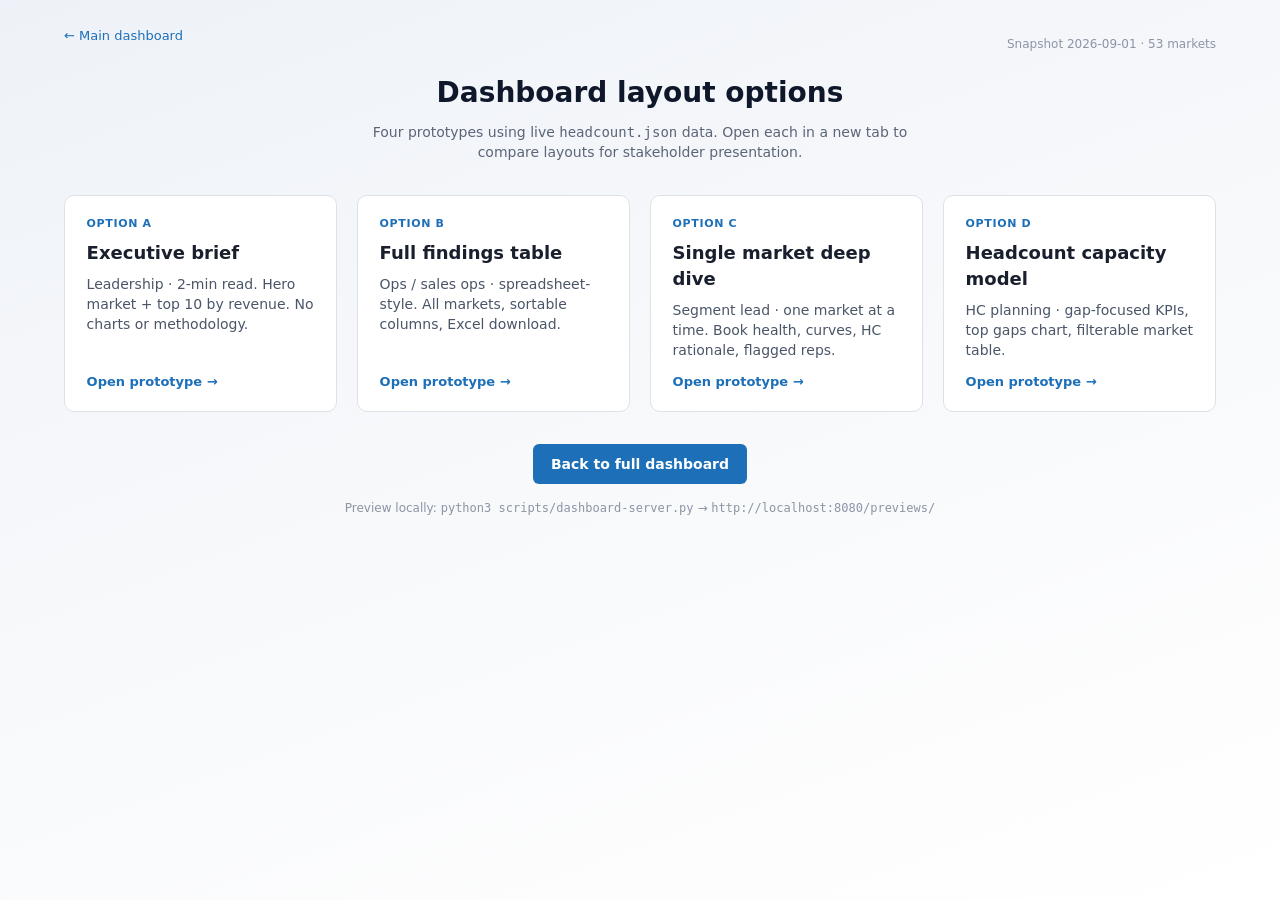
<file: docs/previews/index.html>
<!DOCTYPE html>
<html lang="en">
<head>
  <meta charset="utf-8" />
  <meta name="viewport" content="width=device-width, initial-scale=1" />
  <title>Dashboard layout options — HQ Headcount</title>
  <link rel="stylesheet" href="preview-common.css?v=3" />
  <style>
    body { background: linear-gradient(160deg, #eef2f8 0%, #f8f9fb 50%, #fff 100%); min-height: 100vh; }
    .hub-header { text-align: center; margin-bottom: 2rem; }
    .hub-header h1 { font-size: 1.75rem; font-weight: 600; margin: 0 0 0.5rem; color: #0f172a; }
    .hub-header p { color: #5c6578; margin: 0; max-width: 540px; margin-inline: auto; }
    .cards {
      display: grid;
      grid-template-columns: repeat(auto-fit, minmax(260px, 1fr));
      gap: 1.25rem;
      margin-bottom: 2rem;
    }
    .card {
      background: #fff;
      border: 1px solid #dde1e8;
      border-radius: 10px;
      padding: 1.25rem 1.35rem;
      text-decoration: none;
      color: inherit;
      transition: box-shadow 0.15s, border-color 0.15s;
      display: flex;
      flex-direction: column;
      gap: 0.5rem;
    }
    .card:hover {
      border-color: #1d6fb8;
      box-shadow: 0 6px 20px rgba(29, 111, 184, 0.12);
    }
    .card-tag {
      font-size: 0.6875rem;
      font-weight: 700;
      text-transform: uppercase;
      letter-spacing: 0.06em;
      color: #1d6fb8;
    }
    .card h2 { font-size: 1.125rem; margin: 0; font-weight: 600; }
    .card p { margin: 0; font-size: 0.875rem; color: #4a5568; flex: 1; }
    .card-cta { font-size: 0.8125rem; font-weight: 600; color: #1d6fb8; margin-top: 0.25rem; }
    .main-link {
      display: inline-block;
      padding: 0.6rem 1.1rem;
      background: #1d6fb8;
      color: #fff !important;
      border-radius: 6px;
      text-decoration: none;
      font-weight: 600;
      font-size: 0.875rem;
    }
    .main-link:hover { background: #145a96; text-decoration: none; }
    .hub-footer { text-align: center; }
    .meta { font-size: 0.75rem; color: #8b95a5; margin-top: 1rem; }
  </style>
</head>
<body>
  <div class="page">
    <nav class="top-nav">
      <a href="../index.html">← Main dashboard</a>
      <span class="meta" id="data-meta"></span>
    </nav>

    <header class="hub-header">
      <h1>Dashboard layout options</h1>
      <p>Four prototypes using live <code>headcount.json</code> data. Open each in a new tab to compare layouts for stakeholder presentation.</p>
    </header>

    <div class="cards">
      <a class="card" href="executive.html" target="_blank" rel="noopener">
        <span class="card-tag">Option A</span>
        <h2>Executive brief</h2>
        <p>Leadership · 2-min read. Hero market + top 10 by revenue. No charts or methodology.</p>
        <span class="card-cta">Open prototype →</span>
      </a>

      <a class="card" href="analyst.html" target="_blank" rel="noopener">
        <span class="card-tag">Option B</span>
        <h2>Full findings table</h2>
        <p>Ops / sales ops · spreadsheet-style. All markets, sortable columns, Excel download.</p>
        <span class="card-cta">Open prototype →</span>
      </a>

      <a class="card" href="market-card.html" target="_blank" rel="noopener">
        <span class="card-tag">Option C</span>
        <h2>Single market deep dive</h2>
        <p>Segment lead · one market at a time. Book health, curves, HC rationale, flagged reps.</p>
        <span class="card-cta">Open prototype →</span>
      </a>

      <a class="card" href="capacity.html" target="_blank" rel="noopener">
        <span class="card-tag">Option D</span>
        <h2>Headcount capacity model</h2>
        <p>HC planning · gap-focused KPIs, top gaps chart, filterable market table.</p>
        <span class="card-cta">Open prototype →</span>
      </a>
    </div>

    <footer class="hub-footer">
      <a class="main-link" href="../index.html">Back to full dashboard</a>
      <p class="meta">Preview locally: <code>python3 scripts/dashboard-server.py</code> → <code>http://localhost:8080/previews/</code></p>
    </footer>
  </div>

  <script src="preview-common.js?v=5"></script>
  <script>
    loadPreviewData()
      .then(() => {
        document.getElementById("data-meta").textContent =
          `Snapshot ${payload.updated_at} · ${payload.markets?.length ?? 0} markets`;
      })
      .catch(() => {
        document.getElementById("data-meta").textContent = "Could not load data";
      });
  </script>
</body>
</html>
</file>
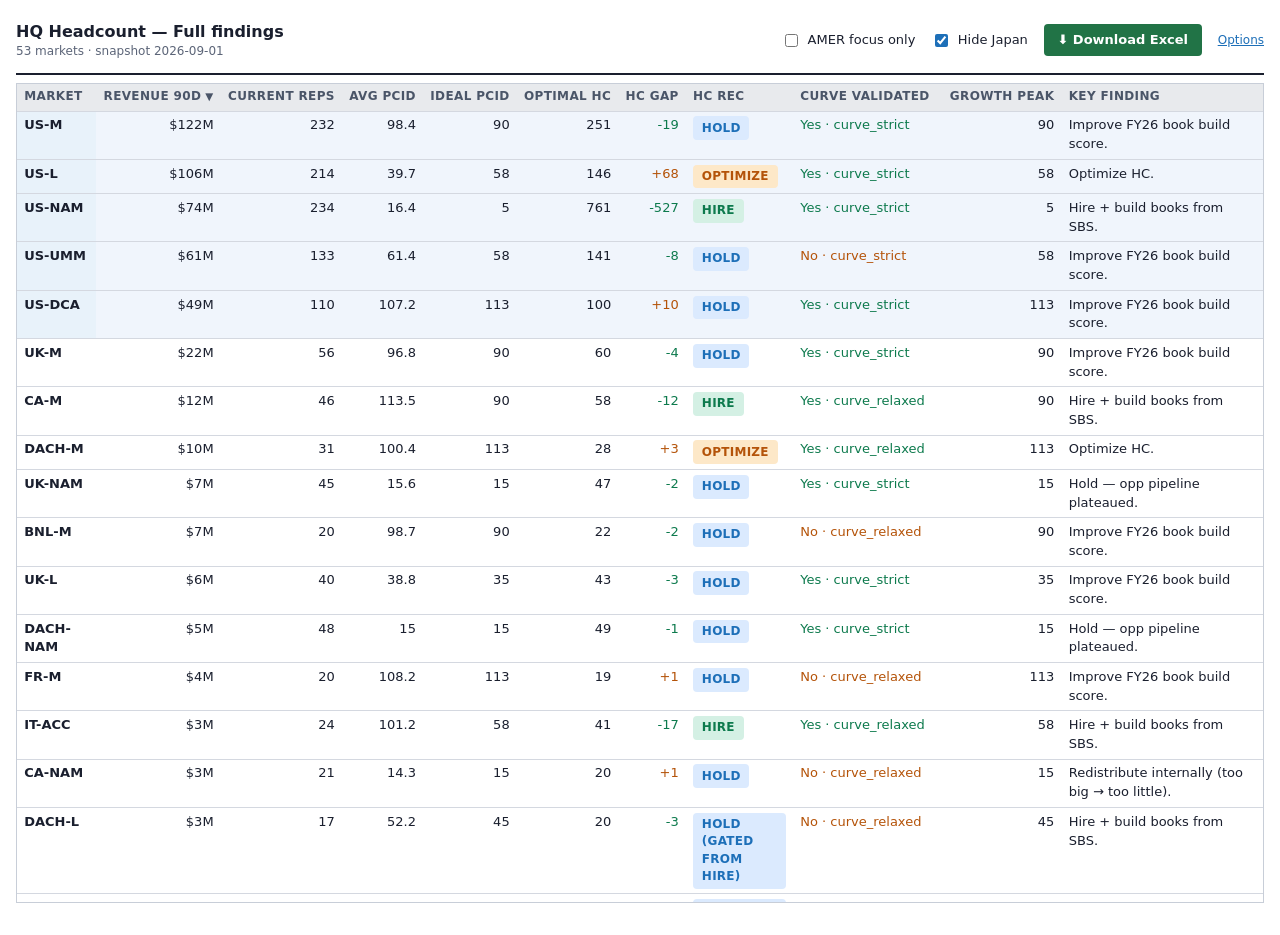
<file: docs/previews/analyst.html>
<!DOCTYPE html>
<html lang="en">
<head>
  <meta charset="utf-8" />
  <meta name="viewport" content="width=device-width, initial-scale=1" />
  <title>Full findings table — HQ Headcount</title>
  <link rel="stylesheet" href="preview-common.css" />
  <style>
    body { background: #fff; font-size: 12px; }
    .page { max-width: none; padding: 0.75rem 1rem 2rem; }
    .toolbar {
      display: flex;
      align-items: center;
      justify-content: space-between;
      gap: 1rem;
      flex-wrap: wrap;
      padding: 0.5rem 0 0.75rem;
      border-bottom: 2px solid #1a1f2e;
      margin-bottom: 0.5rem;
    }
    .toolbar h1 { font-size: 1rem; margin: 0; font-weight: 700; }
    .toolbar-right { display: flex; align-items: center; gap: 1rem; flex-wrap: wrap; }
    .excel-btn {
      display: inline-flex;
      align-items: center;
      gap: 0.35rem;
      padding: 0.4rem 0.85rem;
      background: #217346;
      color: #fff !important;
      border-radius: 4px;
      text-decoration: none;
      font-weight: 600;
      font-size: 0.8125rem;
    }
    .excel-btn:hover { background: #1a5c38; text-decoration: none; }
    .table-wrap {
      overflow: auto;
      max-height: calc(100vh - 80px);
      border: 1px solid #c8ced8;
    }
    th, td { padding: 0.3rem 0.45rem; border-color: #d4d8e0; }
    th { position: sticky; top: 0; z-index: 2; background: #e8eaed; }
    .sticky-col {
      position: sticky;
      left: 0;
      z-index: 1;
      background: #fff;
      box-shadow: 2px 0 4px rgba(0,0,0,0.04);
    }
    th.sticky-col { z-index: 3; background: #e8eaed; }
    tr:hover .sticky-col { background: #fafbfc; }
    .narrative { min-width: 200px; max-width: 360px; }
    .count { font-size: 0.75rem; color: #5c6578; }
    tr.findings-us-row td { background: #f0f5fc; }
    tr.findings-us-row td.sticky-col { background: #e8f2fa; }
  </style>
</head>
<body>
  <div class="page">
    <div class="toolbar">
      <div>
        <h1>HQ Headcount — Full findings</h1>
        <span class="count" id="count"></span>
      </div>
      <div class="toolbar-right">
        <label class="toggle">
          <input type="checkbox" id="amer-only" />
          AMER focus only
        </label>
        <label class="toggle">
          <input type="checkbox" id="hide-japan" checked />
          Hide Japan
        </label>
        <a class="excel-btn" href="../data/headcount-dashboard.xlsx" download>⬇ Download Excel</a>
        <a href="index.html">Options</a>
      </div>
    </div>

    <div class="table-wrap">
      <table id="findings-table">
        <thead>
          <tr>
            <th class="sticky-col sortable" data-sort="market">Market</th>
            <th class="num sortable" data-sort="revenue_90d">Revenue 90d</th>
            <th class="num sortable" data-sort="current_reps">Current reps</th>
            <th class="num sortable" data-sort="avg_pcid">Avg PCID</th>
            <th class="num sortable" data-sort="ideal_pcid">Ideal PCID</th>
            <th class="num sortable" data-sort="optimal_headcount">Optimal HC</th>
            <th class="num sortable" data-sort="headcount_gap">HC gap</th>
            <th class="sortable" data-sort="headcount_recommendation">HC rec</th>
            <th class="sortable" data-sort="hc_curve_validated">Curve validated</th>
            <th class="num sortable" data-sort="growth_peak_accounts">Growth peak</th>
            <th class="narrative">Key finding</th>
          </tr>
        </thead>
        <tbody id="tbody"></tbody>
      </table>
    </div>
  </div>

  <script src="preview-common.js"></script>
  <script>
    let sortCol = "revenue_90d";
    let sortDir = "desc";
    let amerOnly = false;
    let hideJapan = true;

    function filteredMarkets() {
      return (payload?.markets ?? [])
        .filter((m) => {
          if (hideJapan && isJapan(m)) return false;
          if (amerOnly && !amerMarkets().includes(m.country)) return false;
          return true;
        })
        .sort((a, b) => {
          const dir = sortDir === "asc" ? 1 : -1;
          if (sortCol === "market") return marketKey(a).localeCompare(marketKey(b)) * dir;
          if (sortCol === "headcount_recommendation" || sortCol === "hc_curve_validated") {
            const av = sortCol === "hc_curve_validated" ? curveValidatedLabel(a) : (a.headcount_recommendation || "");
            const bv = sortCol === "hc_curve_validated" ? curveValidatedLabel(b) : (b.headcount_recommendation || "");
            return av.localeCompare(bv) * dir;
          }
          const av = sortCol === "avg_pcid" ? (a.avg_pcid_per_rep ?? a.current_avg_book)
            : sortCol === "ideal_pcid" ? idealPcid(a) : a[sortCol];
          const bv = sortCol === "avg_pcid" ? (b.avg_pcid_per_rep ?? b.current_avg_book)
            : sortCol === "ideal_pcid" ? idealPcid(b) : b[sortCol];
          const an = Number(av), bn = Number(bv);
          if (!Number.isNaN(an) && !Number.isNaN(bn)) return (an - bn) * dir;
          return String(av ?? "").localeCompare(String(bv ?? "")) * dir;
        });
    }

    function render() {
      const amer = amerMarkets();
      const tbody = document.getElementById("tbody");
      const markets = filteredMarkets();
      document.getElementById("count").textContent =
        `${markets.length} markets · snapshot ${payload.updated_at}`;

      tbody.innerHTML = markets.map((m) => {
        const gap = m.headcount_gap;
        const recClass = hcRecClass(m);
        const validated = m.hc_curve_validated !== false;
        const usRow = m.country === "US" ? " findings-us-row" : "";
        return `<tr class="${usRow}">
          <td class="sticky-col"><strong>${m.country}-${m.segment}</strong></td>
          <td class="num">${fmtMoney(m.revenue_90d)}</td>
          <td class="num">${fmtNum(m.current_reps)}</td>
          <td class="num">${fmtNum(m.avg_pcid_per_rep ?? m.current_avg_book)}</td>
          <td class="num">${fmtNum(idealPcid(m))}</td>
          <td class="num">${fmtNum(m.optimal_headcount)}</td>
          <td class="num ${gapClass(gap)}">${gapStr(gap)}</td>
          <td><span class="badge rec-${recClass}">${hcRecLabel(m)}</span></td>
          <td><span class="curve-${validated ? "yes" : "no"}">${curveValidatedLabel(m)}</span></td>
          <td class="num">${fmtNum(m.growth_peak_accounts)}</td>
          <td class="narrative">${keyFinding(m)}</td>
        </tr>`;
      }).join("");

      document.querySelectorAll("#findings-table th.sortable").forEach((th) => {
        th.classList.toggle("sort-asc", th.dataset.sort === sortCol && sortDir === "asc");
        th.classList.toggle("sort-desc", th.dataset.sort === sortCol && sortDir === "desc");
      });
    }

    loadPreviewData().then(() => {
      render();
      document.getElementById("amer-only").addEventListener("change", (e) => {
        amerOnly = e.target.checked;
        render();
      });
      document.getElementById("hide-japan").addEventListener("change", (e) => {
        hideJapan = e.target.checked;
        render();
      });
      document.querySelector("#findings-table thead").addEventListener("click", (e) => {
        const th = e.target.closest("th.sortable");
        if (!th) return;
        const col = th.dataset.sort;
        if (sortCol === col) sortDir = sortDir === "asc" ? "desc" : "asc";
        else {
          sortCol = col;
          sortDir = ["market", "headcount_recommendation", "hc_curve_validated"].includes(col) ? "asc" : "desc";
        }
        render();
      });
    }).catch((err) => {
      document.getElementById("tbody").innerHTML =
        `<tr><td colspan="11" class="error">${err.message}</td></tr>`;
    });
  </script>
</body>
</html>
</file>
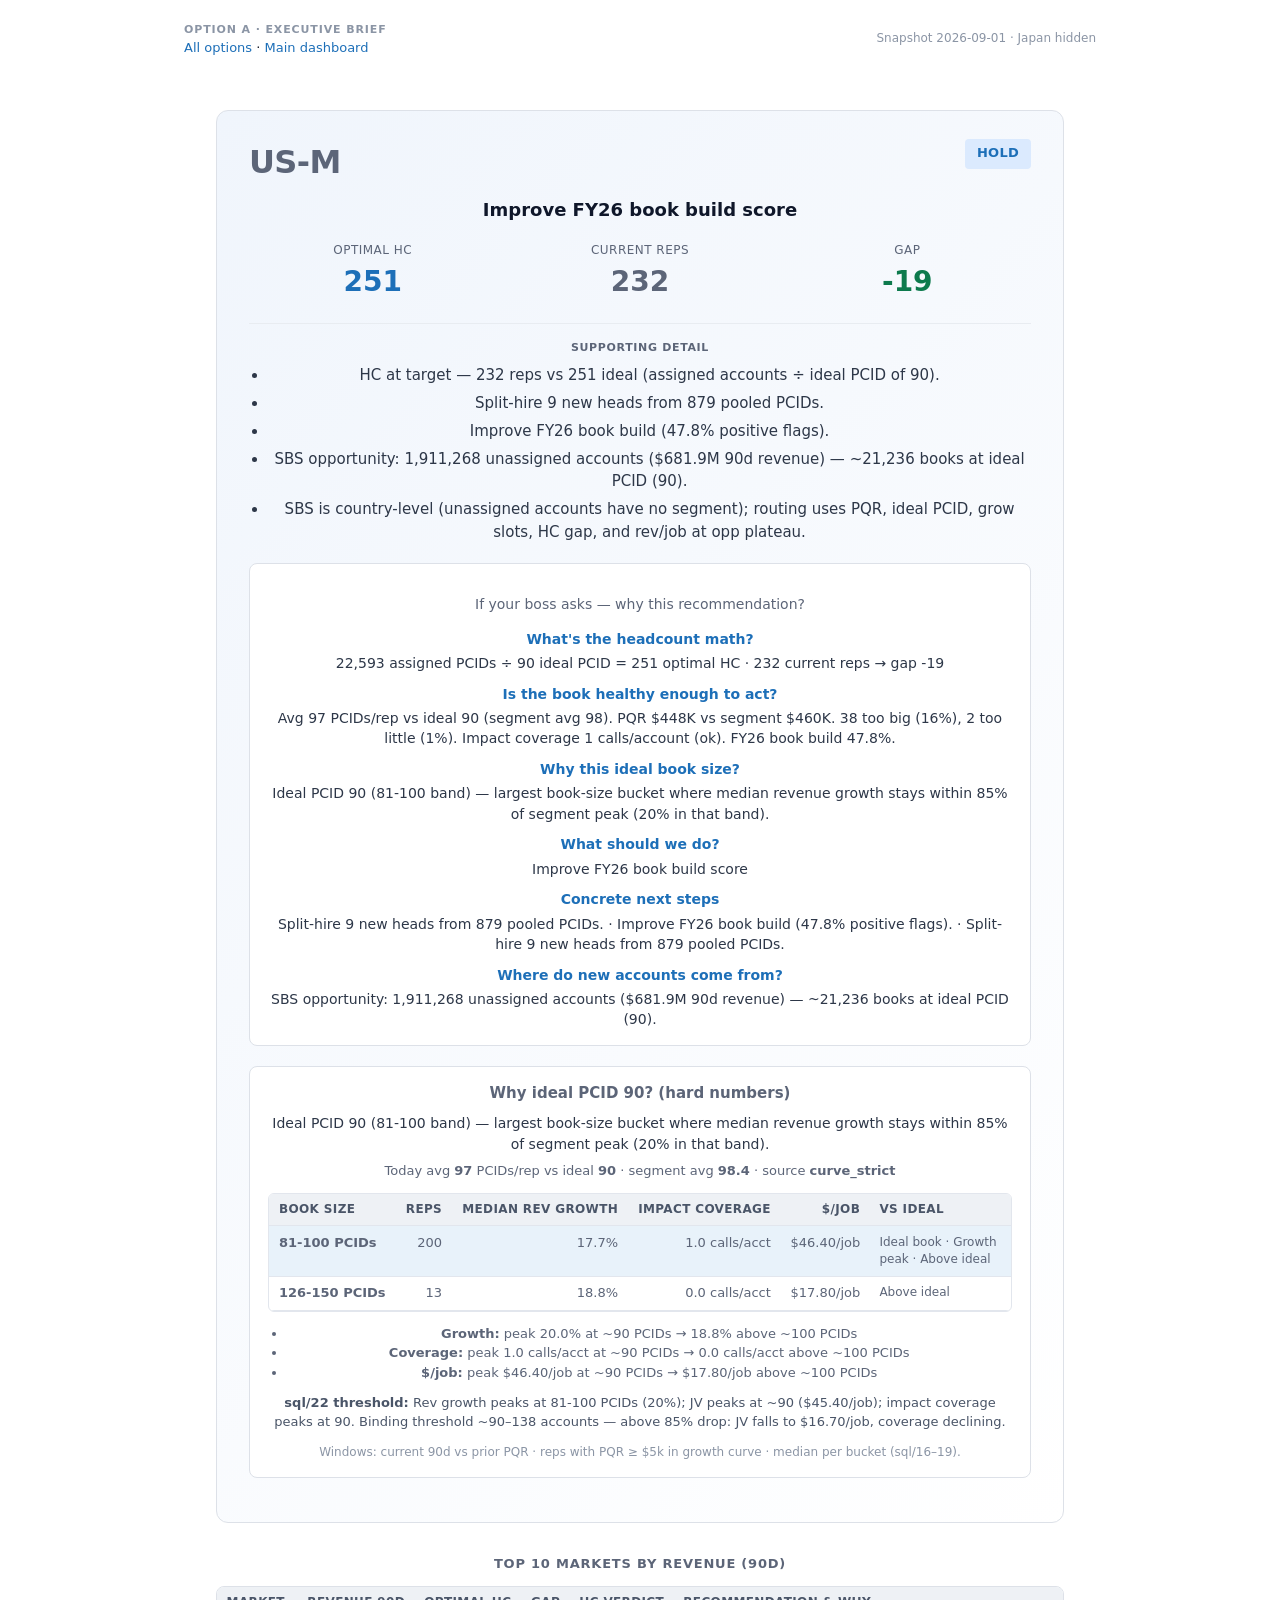
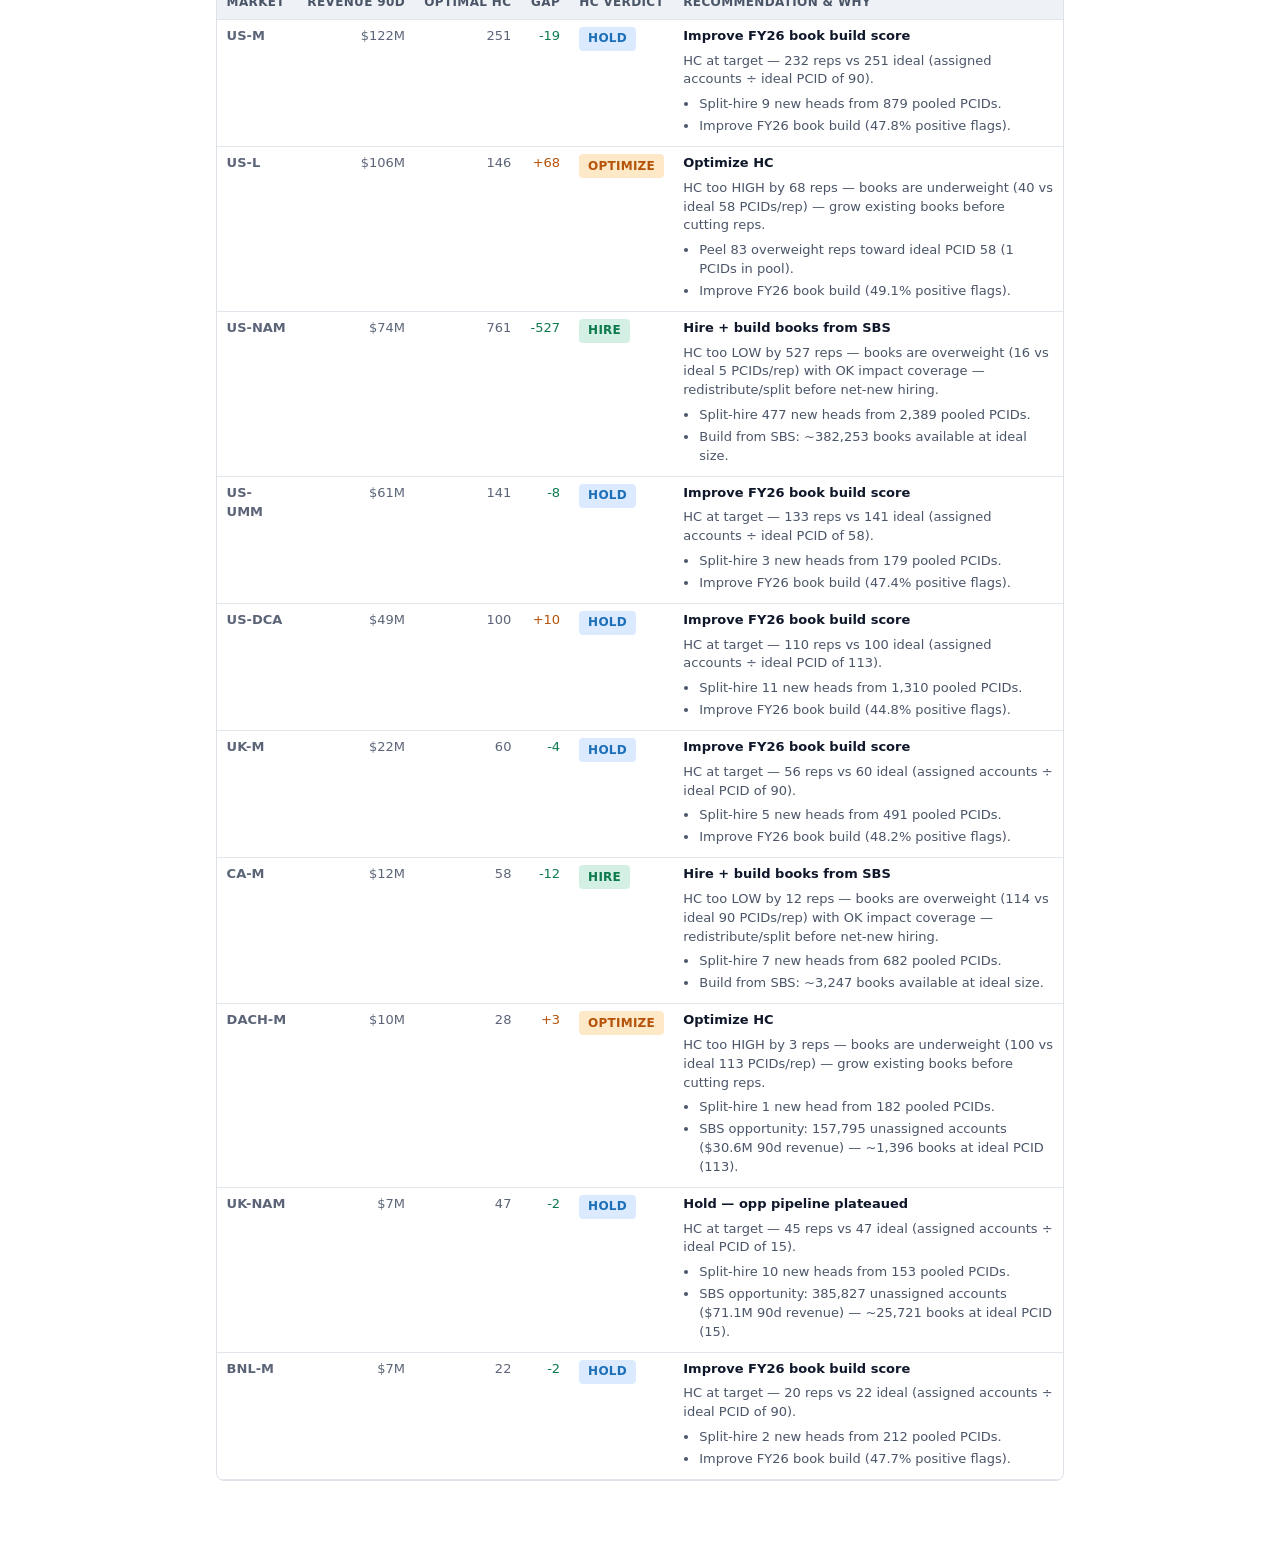
<file: docs/previews/executive.html>
<!DOCTYPE html>
<html lang="en">
<head>
  <meta charset="utf-8" />
  <meta name="viewport" content="width=device-width, initial-scale=1" />
  <title>Executive brief — HQ Headcount</title>
  <link rel="stylesheet" href="preview-common.css" />
  <style>
    body { background: #fff; }
    .page { max-width: 960px; }
    .proto-label { font-size: 0.6875rem; text-transform: uppercase; letter-spacing: 0.08em; color: #8b95a5; font-weight: 600; }
    .hero {
      background: linear-gradient(135deg, #f0f5fc 0%, #fff 100%);
      border: 1px solid #dde1e8;
      border-radius: 12px;
      padding: 1.75rem 2rem;
      margin-bottom: 2rem;
    }
    .hero-top {
      display: flex;
      align-items: flex-start;
      justify-content: space-between;
      gap: 1rem;
      flex-wrap: wrap;
      margin-bottom: 0.75rem;
    }
    .hero h1 { font-size: 2rem; font-weight: 600; margin: 0; letter-spacing: -0.02em; }
    .hero-rec .badge { font-size: 0.8125rem; padding: 0.35rem 0.75rem; }
    .hero-action {
      font-size: 1.125rem;
      font-weight: 600;
      color: #0f172a;
      margin: 0 0 1rem;
      line-height: 1.4;
    }
    .hero-stats {
      display: grid;
      grid-template-columns: repeat(3, 1fr);
      gap: 1.25rem;
      margin: 1.25rem 0;
    }
    .stat-label { font-size: 0.75rem; color: #5c6578; text-transform: uppercase; letter-spacing: 0.04em; }
    .stat-value { font-size: 1.75rem; font-weight: 600; margin-top: 0.15rem; }
    .stat-value.highlight { color: #1d6fb8; }
    .hero-why {
      padding-top: 1rem;
      border-top: 1px solid #e8ecf1;
    }
    .hero-why-label {
      font-size: 0.6875rem;
      text-transform: uppercase;
      letter-spacing: 0.06em;
      color: #5c6578;
      font-weight: 600;
      margin: 0 0 0.5rem;
    }
    .exec-bullets {
      margin: 0;
      padding-left: 1.2rem;
      color: #2d3748;
      font-size: 0.9375rem;
      line-height: 1.5;
    }
    .exec-bullets li { margin-bottom: 0.35rem; }
    .exec-reason-single {
      margin: 0;
      font-size: 0.9375rem;
      line-height: 1.5;
      color: #2d3748;
    }
    .section-title {
      font-size: 0.8125rem;
      text-transform: uppercase;
      letter-spacing: 0.06em;
      color: #5c6578;
      margin: 0 0 0.75rem;
      font-weight: 600;
    }
    .table-wrap { border: 1px solid #dde1e8; border-radius: 8px; overflow: hidden; }
    .narrative { max-width: 380px; font-size: 0.8125rem; color: #4a5568; line-height: 1.45; }
    .narrative-action { font-weight: 600; color: #0f172a; margin-bottom: 0.35rem; }
    .narrative-bullets {
      margin: 0.35rem 0 0;
      padding-left: 1rem;
      list-style: disc;
    }
    .narrative-bullets li { margin-bottom: 0.2rem; }
    .snapshot { font-size: 0.75rem; color: #8b95a5; }
    .gate-note { font-size: 0.8125rem; color: #b45309; margin-top: 0.35rem; }
    .boss-qa {
      margin: 0;
      font-size: 0.875rem;
      line-height: 1.45;
    }
    .boss-qa dt {
      font-weight: 600;
      color: #1d6fb8;
      margin-top: 0.65rem;
    }
    .boss-qa dt:first-child { margin-top: 0; }
    .boss-qa dd {
      margin: 0.25rem 0 0;
      color: #2d3748;
    }
    .talk-track {
      margin-top: 1.25rem;
      padding: 1rem 1.15rem;
      background: #fff;
      border: 1px solid #dde1e8;
      border-radius: 8px;
    }
    .evidence-footnote {
      font-size: 0.75rem;
      color: #8b95a5;
      margin: 0.75rem 0 0;
    }
    .ideal-evidence {
      margin-top: 1.25rem;
      padding: 1rem 1.15rem;
      background: #fff;
      border: 1px solid #dde1e8;
      border-radius: 8px;
    }
    .ideal-evidence-title { font-size: 0.9375rem; margin: 0 0 0.5rem; }
    .ideal-evidence-lead { font-size: 0.875rem; margin: 0 0 0.5rem; color: #2d3748; }
    .evidence-context { font-size: 0.8125rem; color: #5c6578; margin: 0 0 0.75rem; }
    .evidence-table-wrap { overflow-x: auto; border: 1px solid #e2e6ed; border-radius: 6px; }
    .evidence-table { font-size: 0.8125rem; margin: 0; }
    .evidence-table th { background: #eef1f5; }
    .evidence-ideal-row td { background: #e8f2fa; }
    .evidence-flag { font-size: 0.75rem; color: #5c6578; max-width: 140px; }
    .evidence-dips { margin: 0.75rem 0 0; padding-left: 1.15rem; font-size: 0.8125rem; line-height: 1.5; }
    .evidence-threshold { font-size: 0.8125rem; margin: 0.75rem 0 0; color: #4a5568; }
  </style>
</head>
<body>
  <div class="page">
    <nav class="top-nav">
      <div>
        <span class="proto-label">Option A · Executive brief</span><br />
        <a href="index.html">All options</a> · <a href="../index.html">Main dashboard</a>
      </div>
      <span class="snapshot" id="meta"></span>
    </nav>

    <div id="content" class="loading">Loading data…</div>
  </div>

  <script src="preview-common.js?v=6"></script>
  <script>
    function gateNote(m) {
      if (m.hc_curve_validated === false && m.hc_curve_gate_reason) {
        return `<p class="gate-note">${m.hc_curve_gate_reason}</p>`;
      }
      return "";
    }

    function renderHero(m) {
      const gap = m.headcount_gap;
      const badgeClass = hcRecBadgeClass(m);
      return `
        <section class="hero">
          <div class="hero-top">
            <h1>${m.country}-${m.segment}</h1>
            <div class="hero-rec"><span class="badge ${badgeClass}">${hcRecLabel(m)}</span></div>
          </div>
          <p class="hero-action">${execActionLabel(m)}</p>
          ${gateNote(m)}
          <div class="hero-stats">
            <div>
              <div class="stat-label">Optimal HC</div>
              <div class="stat-value highlight">${fmtNum(m.optimal_headcount)}</div>
            </div>
            <div>
              <div class="stat-label">Current reps</div>
              <div class="stat-value">${fmtNum(m.current_reps)}</div>
            </div>
            <div>
              <div class="stat-label">Gap</div>
              <div class="stat-value ${gapClass(gap)}">${gapStr(gap)}</div>
            </div>
          </div>
          <div class="hero-why">
            <p class="hero-why-label">Supporting detail</p>
            ${execReasonHtml(m)}
          </div>
          <div class="talk-track">
            <p class="talk-track-title">If your boss asks — why this recommendation?</p>
            ${execBossAnswerHtml(m)}
          </div>
          ${idealPcidEvidenceHtml(m)}
        </section>`;
    }

    function renderTableNarrative(m) {
      const bullets = execReasonBullets(m);
      const action = execActionLabel(m);
      const rest = bullets.filter((b) => b !== m.hc_reason_primary);
      const lead = m.hc_reason_primary || bullets[0] || "—";
      const more = rest.length ? rest : bullets.slice(1);
      return `
        <div class="narrative">
          <div class="narrative-action">${action}</div>
          <div>${lead}</div>
          ${more.length ? `<ul class="narrative-bullets">${more.slice(0, 2).map((b) => `<li>${b}</li>`).join("")}</ul>` : ""}
        </div>`;
    }

    function renderTable(markets) {
      const rows = markets
        .map((m) => {
          const badgeClass = hcRecBadgeClass(m);
          const gap = m.headcount_gap;
          return `<tr>
            <td><strong>${m.country}-${m.segment}</strong></td>
            <td class="num">${fmtMoney(m.revenue_90d)}</td>
            <td class="num">${fmtNum(m.optimal_headcount)}</td>
            <td class="num ${gapClass(gap)}">${gapStr(gap)}</td>
            <td><span class="badge ${badgeClass}">${hcRecLabel(m)}</span></td>
            <td>${renderTableNarrative(m)}</td>
          </tr>`;
        })
        .join("");

      return `
        <h2 class="section-title">Top 10 markets by revenue (90d)</h2>
        <div class="table-wrap">
          <table>
            <thead>
              <tr>
                <th>Market</th>
                <th class="num">Revenue 90d</th>
                <th class="num">Optimal HC</th>
                <th class="num">Gap</th>
                <th>HC verdict</th>
                <th>Recommendation &amp; why</th>
              </tr>
            </thead>
            <tbody>${rows}</tbody>
          </table>
        </div>`;
    }

    loadPreviewData()
      .then(() => {
        const hero = defaultMarket();
        const top10 = [...(payload.markets ?? [])]
          .filter((m) => !isJapan(m))
          .sort((a, b) => (b.revenue_90d || 0) - (a.revenue_90d || 0))
          .slice(0, 10);

        document.getElementById("meta").textContent =
          `Snapshot ${payload.updated_at} · Japan hidden`;

        document.getElementById("content").innerHTML =
          renderHero(hero) + renderTable(top10);
      })
      .catch((err) => {
        document.getElementById("content").className = "error";
        document.getElementById("content").textContent = err.message;
      });
  </script>
</body>
</html>
</file>
<file: docs/previews/preview-common.css>
/* Shared base for dashboard prototypes */
*, *::before, *::after { box-sizing: border-box; }

body {
  margin: 0;
  font-family: "Segoe UI", system-ui, -apple-system, sans-serif;
  font-size: 14px;
  line-height: 1.45;
  color: #1a1f2e;
  background: #f6f7f9;
}

a { color: #1d6fb8; }
a:hover { color: #145a96; }

.page { max-width: 1200px; margin: 0 auto; padding: 1.25rem 1.5rem 2.5rem; }

.top-nav {
  display: flex;
  align-items: center;
  justify-content: space-between;
  gap: 1rem;
  margin-bottom: 1.25rem;
  font-size: 0.8125rem;
}

.top-nav a { text-decoration: none; }
.top-nav a:hover { text-decoration: underline; }

.badge {
  display: inline-block;
  padding: 0.2rem 0.55rem;
  border-radius: 4px;
  font-size: 0.75rem;
  font-weight: 600;
  letter-spacing: 0.02em;
  text-transform: uppercase;
}

.rec-Hire { background: #d4f0e4; color: #0d7a4d; }
.rec-Hold { background: #dbeafe; color: #1d6fb8; }
.rec-Optimize { background: #fde8c8; color: #b45309; }
.rec-Do\ Not\ Hire,
.rec-dnh { background: #fce4e8; color: #c41e3a; }

.num { text-align: right; font-variant-numeric: tabular-nums; }

table {
  width: 100%;
  border-collapse: collapse;
  font-size: 0.8125rem;
}

th, td {
  padding: 0.45rem 0.6rem;
  border-bottom: 1px solid #e2e6ed;
  text-align: left;
  vertical-align: top;
}

th {
  background: #eef1f5;
  font-weight: 600;
  font-size: 0.75rem;
  text-transform: uppercase;
  letter-spacing: 0.03em;
  color: #4a5568;
  white-space: nowrap;
}

th.sortable { cursor: pointer; user-select: none; }
th.sortable:hover { background: #e4e9f0; }
th.sort-asc::after { content: " ▲"; font-size: 0.65rem; }
th.sort-desc::after { content: " ▼"; font-size: 0.65rem; }

tr:hover td { background: #fafbfc; }

.curve-yes { color: #0d7a4d; font-weight: 500; }
.curve-no { color: #b45309; font-weight: 500; }

.loading, .error {
  padding: 2rem;
  text-align: center;
  color: #5c6578;
}

.error { color: #c41e3a; }

.missing { color: #8b95a5; font-style: italic; font-size: 0.875rem; }

.chip {
  display: inline-block;
  padding: 0.25rem 0.65rem;
  margin: 0 0.25rem 0.25rem 0;
  border: 1px solid #c8ced8;
  border-radius: 999px;
  background: #fff;
  font-size: 0.75rem;
  cursor: pointer;
  user-select: none;
}

.chip.active {
  background: #1d6fb8;
  border-color: #1d6fb8;
  color: #fff;
}

.toggle {
  display: inline-flex;
  align-items: center;
  gap: 0.4rem;
  font-size: 0.8125rem;
  cursor: pointer;
}

.toggle input { accent-color: #1d6fb8; }

.gap-pos { color: #b45309; }
.gap-neg { color: #0d7a4d; }

.ideal-evidence { margin: 1rem 0; }
.ideal-evidence-title { font-size: 0.9375rem; margin: 0 0 0.5rem; }
.ideal-evidence-lead { font-size: 0.875rem; margin: 0 0 0.5rem; }
.evidence-context { font-size: 0.8125rem; color: #5c6578; margin: 0 0 0.75rem; }
.evidence-table-wrap { overflow-x: auto; border: 1px solid #e2e6ed; border-radius: 6px; }
.evidence-table { width: 100%; border-collapse: collapse; white-space: nowrap; }
.evidence-table th { background: #eef1f5; }
.evidence-ideal-row td { background: #e8f2fa; }
.evidence-flag { font-size: 0.75rem; color: #5c6578; max-width: 140px; white-space: normal; }
.evidence-dips { margin: 0.75rem 0 0; padding-left: 1.15rem; font-size: 0.8125rem; }
.evidence-threshold { font-size: 0.8125rem; margin: 0.75rem 0 0; }
.evidence-footnote { font-size: 0.75rem; color: #8b95a5; margin: 0.75rem 0 0; }
</file>
